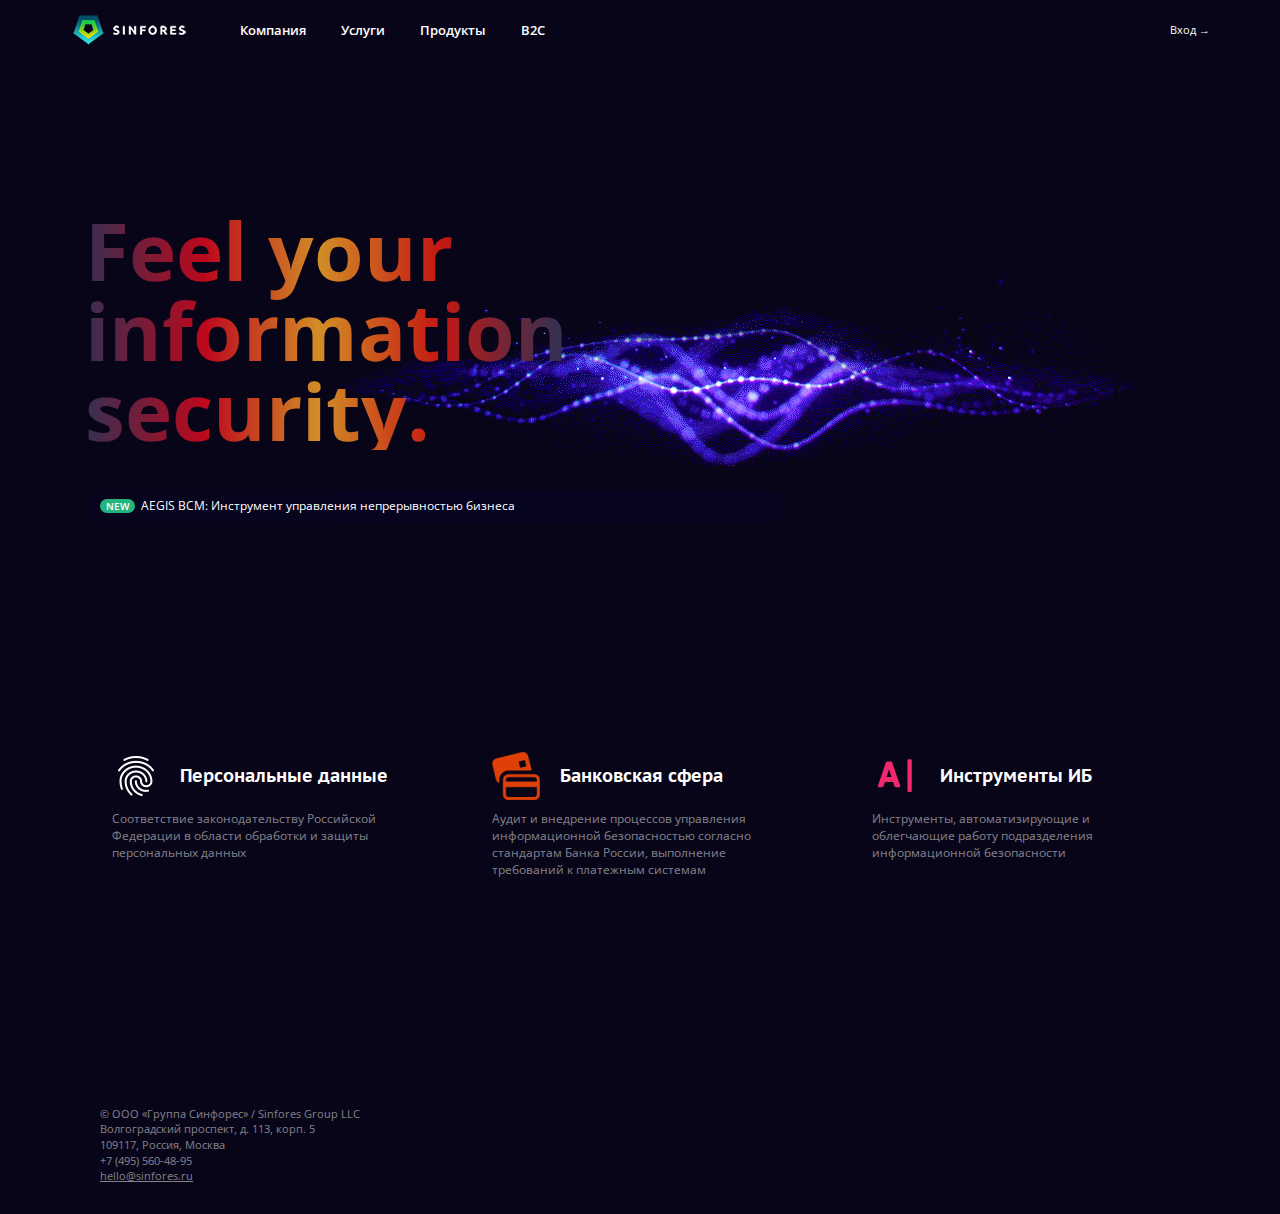
<file: index.html>
<!DOCTYPE html><html lang=ru><head><meta charset=utf-8><meta http-equiv=X-UA-Compatible content="IE=edge"><meta name=viewport content="width=device-width,initial-scale=1"><title>Sinfores</title><link rel=stylesheet href=https://maxcdn.bootstrapcdn.com/bootstrap/3.3.7/css/bootstrap.min.css integrity=sha384-BVYiiSIFeK1dGmJRAkycuHAHRg32OmUcww7on3RYdg4Va+PmSTsz/K68vbdEjh4u crossorigin=anonymous><!--[if lt IE 9]>
      <script src="https://oss.maxcdn.com/html5shiv/3.7.3/html5shiv.min.js"></script>
      <script src="https://oss.maxcdn.com/respond/1.4.2/respond.min.js"></script>
    <![endif]--><link href="https://fonts.googleapis.com/css?family=PT+Sans+Caption:700|Open+Sans:400,600,700&amp;subset=cyrillic" rel=stylesheet><link href=/static/css/app.b5c64dd4b544c448e622ec7fe9658357.css rel=stylesheet></head><body><div id=app></div><script type=text/javascript src=/static/js/manifest.3de581732c00f91921a4.js></script><script type=text/javascript src=/static/js/vendor.3e0987e6dbd554c0e45d.js></script><script type=text/javascript src=/static/js/app.34a594a16526816bce1f.js></script></body></html>
</file>
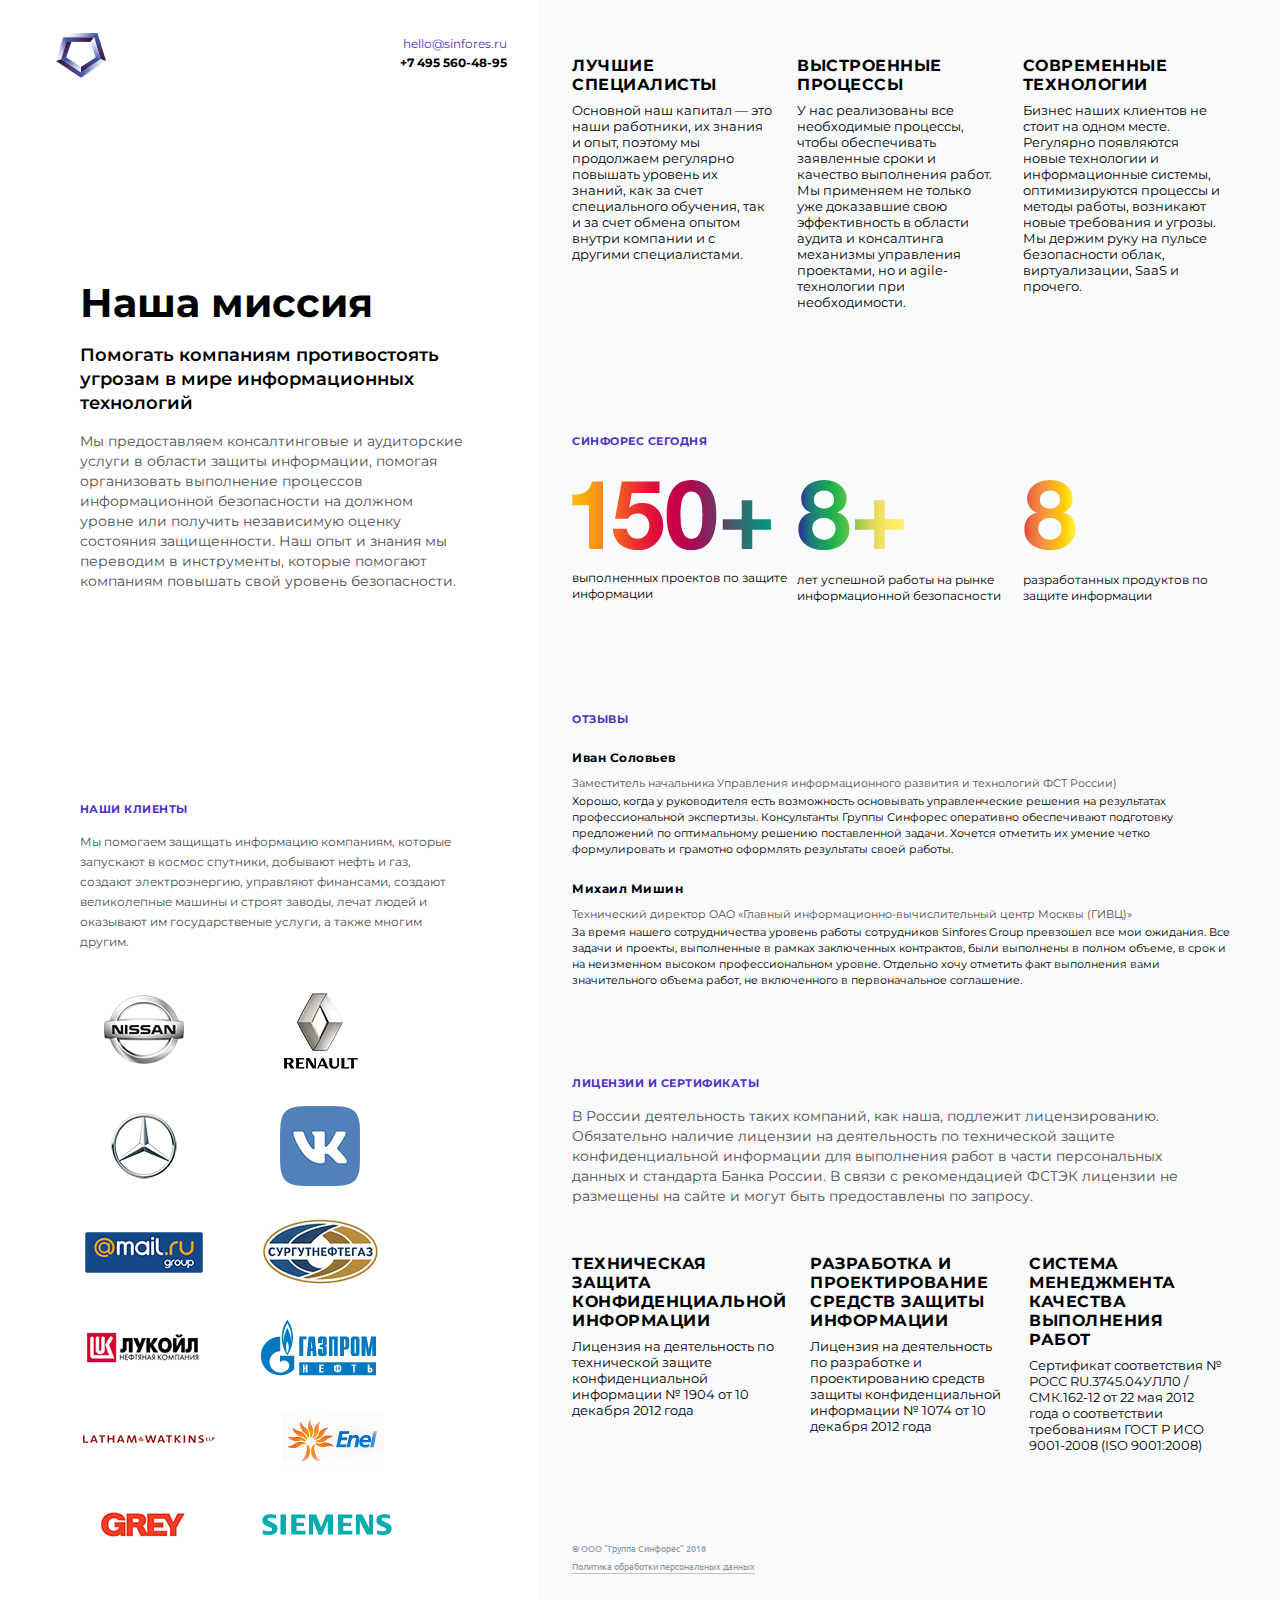
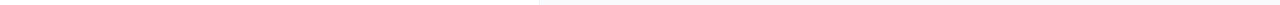
<file: about/index.html>
<!DOCTYPE html>
<html data-n-head="" data-n-head-ssr>
  <head>
    <meta data-n-head="true" charset="utf-8"><meta data-n-head="true" content="width=device-width,initial-scale=1" name="viewport"><meta data-n-head="true" content="2018 Sinfores Group Corporate Site" name="description" data-hid="description"><title data-n-head="true">Sinfores Group</title><link href="/favicon.ico" rel="icon" data-n-head="true" type="image/x-icon"><link href="https://fonts.googleapis.com/css?family=Montserrat:400,600,700|Ubuntu:300,400,700&amp;amp;subset=cyrillic" rel="stylesheet" data-n-head="true"><link href="/_nuxt/manifest.5f2abeaff62df8b42ef7.js" rel="preload" as="script"><link href="/_nuxt/vendor.eadbee1e2a9323c18691.js" rel="preload" as="script"><link href="/_nuxt/app.4389cf3fd618fcc1917e.js" rel="preload" as="script"><link href="/_nuxt/layouts/default.5151a5192f1d0efcf61e.js" rel="preload" as="script"><link href="/_nuxt/pages/about.818e556a1d6d5179cb83.js" rel="preload" as="script"><link href="/_nuxt/pages/index.8eee47e57268c92cc8cb.js" rel="prefetch"><style data-vue-ssr-id="bd1acfc8:0">.nuxt-progress{position:fixed;top:0;left:0;right:0;height:2px;width:0;-webkit-transition:width .2s,opacity .4s;transition:width .2s,opacity .4s;opacity:1;background-color:#efc14e;z-index:999999}</style><style data-vue-ssr-id="9a52b118:0">html{font-family:Montserrat,sans-serif;font-size:16px;-ms-text-size-adjust:100%;-webkit-text-size-adjust:100%;-moz-osx-font-smoothing:grayscale;-webkit-font-smoothing:antialiased}*,:after,:before,html{-webkit-box-sizing:border-box;box-sizing:border-box}*,:after,:before{margin:0}.container{min-height:100vh;-ms-flex-wrap:nowrap;flex-wrap:nowrap}.container,.main{display:-webkit-box;display:-ms-flexbox;display:flex}.main{-webkit-box-flex:0;-ms-flex:0 0 540px;flex:0 0 540px;background-color:#fff;border-right:1px solid #f1f5f8;padding:32px;-webkit-box-orient:vertical;-webkit-box-direction:normal;-ms-flex-direction:column;flex-direction:column;-webkit-box-pack:justify;-ms-flex-pack:justify;justify-content:space-between}.links{-webkit-box-flex:1;-ms-flex-positive:1;flex-grow:1;background-color:#f8fafc}@media (max-width:768px){.container{-ms-flex-wrap:wrap;flex-wrap:wrap}.main{-ms-flex-preferred-size:100%;flex-basis:100%;border-right:none;border-bottom:1px solid #f1f5f8}.main .jumbo,.main .menu,.main .projects{margin-left:0}.main .jumbo{margin-top:64px;text-align:center}.main .projects{margin-top:60px}.main .projects>header{margin-top:48px;margin-bottom:0}.main .projects__list>div{-webkit-box-flex:1;-ms-flex:1 1 100%;flex:1 1 100%;margin-bottom:0;margin-right:0}.main .title{font-size:32px}.main .subtitle{font-size:14px;margin-right:0;line-height:20px}.services__list{-ms-flex-wrap:wrap;flex-wrap:wrap}.services__list .service{-ms-flex-preferred-size:100%;flex-basis:100%}.clients__list>div{margin:0 32px 32px 0!important}}.jumbo{margin-left:10%}.name{font-size:40px;margin-bottom:16px}.name,.title{font-family:Montserrat,sans-serif;display:block;font-weight:700}.title{font-size:36px}.subtitle{font-weight:600;font-size:18px;line-height:24px}.note,.subtitle{margin-top:16px;margin-right:10%}.note{font-size:14px;line-height:20px;color:#4e4e4e}.cta{font-family:Ubuntu,sans-serif;background:#4f31c6;background:-webkit-gradient(left top,right top,color-stop(0,#4f31c6),color-stop(100%,#a90fcf));background:-webkit-gradient(linear,left top,right top,from(#4f31c6),to(#a90fcf));background:linear-gradient(90deg,#4f31c6 0,#a90fcf);padding:16px 32px;border-radius:16px;color:#fff;font-weight:700;text-transform:uppercase;letter-spacing:.5px;font-size:16px;-webkit-box-shadow:0 2px 4px 0 rgba(0,0,0,.1);box-shadow:0 2px 4px 0 rgba(0,0,0,.1);-webkit-transition:all .3s ease;transition:all .3s ease;position:relative;text-decoration:none}.cta:hover{top:-1px;background-color:#805fc4}.projects{margin-left:10%}.projects header{font-family:Montserrat,sans-serif;text-transform:uppercase;font-weight:700;font-size:11px;letter-spacing:.5px;color:#5031c6;margin:16px 0}.projects__list{display:-webkit-box;display:-ms-flexbox;display:flex;-ms-flex-wrap:wrap;flex-wrap:wrap}.projects__list>div{margin-right:32px;margin-bottom:8px;-webkit-box-flex:0;-ms-flex:0 1 40%;flex:0 1 40%}.projects .project{font-family:Ubuntu,sans-serif;padding:8px 8px 8px 0}.projects .project .description{font-size:11px;margin:8px 0}.projects .project .partner{font-size:10px;color:#8795a1}.clients__list{-ms-flex-wrap:wrap;flex-wrap:wrap;-ms-flex-align:center;margin-top:32px}.clients__list,.clients__list>div{display:-webkit-box;display:-ms-flexbox;display:flex;-webkit-box-align:center;align-items:center}.clients__list>div{-ms-flex-preferred-size:30%;flex-basis:30%;margin:0 48px 32px 0;-ms-flex-align:center;-webkit-box-pack:center;-ms-flex-pack:center;justify-content:center}.menu{margin-left:5%;display:-webkit-box;display:-ms-flexbox;display:flex;-webkit-box-pack:justify;-ms-flex-pack:justify;justify-content:space-between}.contacts{font-size:12px}.contacts div{margin:4px 0}.contacts a{text-decoration:none;color:#5031c6}.contacts .phone{font-weight:700}.contacts .email,.contacts .phone{text-align:right}.links{display:-webkit-box;display:-ms-flexbox;display:flex;-webkit-box-align:end;-ms-flex-align:end;align-items:flex-end}.services{padding:32px}.services header{font-family:Montserrat,sans-serif;text-transform:uppercase;font-weight:700;font-size:11px;letter-spacing:.5px;color:#5031c6;margin:16px 0}.services__list{display:-webkit-box;display:-ms-flexbox;display:flex;margin-top:24px;margin-bottom:64px}.services__list>div{-webkit-box-flex:1;-ms-flex:1;flex:1}.services__list--small{margin-top:8px;margin-bottom:8px}.services__list--small .service__header{font-size:12px!important}.services__list--small .service__description{font-size:11px!important}.services .service{padding:24px;margin-right:8px;margin-bottom:8px;border:1px solid #d9d9d9;border-radius:4px}.services .service__header{font-weight:700;font-size:16px;letter-spacing:.5px;margin-bottom:8px}.services .service__description{font-size:13px;line-height:16px}.services .service--borderless{border:none;padding:0;margin-top:8px}.footer{font-size:9px;color:#8795a1;font-family:Ubuntu,sans-serif;margin-top:32px}.footer ul{display:-webkit-box;display:-ms-flexbox;display:flex;list-style-type:none;padding:0;margin:4px 0 0}.footer ul li{margin-right:8px}.footer ul a{text-decoration:none;color:#8795a1;border-bottom:1px solid #b8c2cc}.footer ul a:hover{color:#5031c6;border-bottom:1px solid #5031c6}</style><style data-vue-ssr-id="2fc15fc9:0"></style>
  </head>
  <body data-n-head="">
    <div id="__nuxt" data-server-rendered="true"><div class="nuxt-progress" style="width:0%;height:2px;background-color:#3b8070;opacity:0"></div><div id="__layout"><div><section class="container"><div class="main"><div class="menu"><a href="/" class="nuxt-link-active"><img src="/images/scg-logo__image.gif"></a><div><div class="contacts"><div class="email"><a href="mailto:hello@sinfores.ru">hello@sinfores.ru</a></div><div class="phone">+7 495 560-48-95</div></div></div></div><div class="jumbo"><div class="name">Наша миссия</div><div class="subtitle">Помогать компаниям противостоять угрозам в мире информационных технологий</div><div class="note">Мы предоставляем консалтинговые и аудиторские услуги в области защиты информации, помогая организовать выполнение процессов информационной безопасности на должном уровне или получить независимую оценку состояния защищенности. Наш опыт и знания мы переводим в инструменты, которые помогают компаниям повышать свой уровень безопасности.</div></div><div class="projects"><header>Наши клиенты</header><div class="note" style="font-size:12px">Мы помогаем защищать информацию компаниям, которые запускают в космос спутники, добывают нефть и газ, создают электроэнергию, управляют финансами, создают великолепные машины и строят заводы, лечат людей и оказывают им государственые услуги, а также многим другим.</div><div class="clients__list"><div class="scg-client-logo"><img src="/images/clients/nissan.png" alt="Nissan"></div><div class="scg-client-logo"><img src="/images/clients/renault.png" alt="Renault"></div><div class="scg-client-logo"><img src="/images/clients/mercedes.gif" alt="Mercedes-Benz"></div><div class="scg-client-logo"><img src="/images/clients/vk.png" alt="Vkontakte"></div><div class="scg-client-logo"><img src="/images/clients/mailru.png" alt="MailRu Group"></div><div class="scg-client-logo"><img src="/images/clients/sng.jpg" alt="SurgutNeftegaz"></div><div class="scg-client-logo"><img src="/images/clients/lukoil.gif" alt="LUKOIL"></div><div class="scg-client-logo"><img src="/images/clients/gpn.gif" alt="GazpromNeft"></div><div class="scg-client-logo"><img src="/images/clients/lw.gif" alt="Latham & Watkins"></div><div class="scg-client-logo"><img src="/images/clients/enel.gif" alt="Enel"></div><div class="scg-client-logo"><img src="/images/clients/grey.gif" alt="G2/Grey"></div><div class="scg-client-logo"><img src="/images/clients/siemens.png" alt="Siemens"></div></div></div></div><div class="links"><div class="services"><div class="services__list" style="margin:0"><div class="service service--borderless" style="padding:16px 16px 16px 0"><div class="service__header">ЛУЧШИЕ<br>СПЕЦИАЛИСТЫ</div><div class="service__description">Основной наш капитал — это наши работники, их знания и опыт, поэтому мы продолжаем регулярно повышать уровень их знаний, как за счет специального обучения, так и за счет обмена опытом внутри компании и с другими специалистами.</div></div><div class="service service--borderless" style="padding:16px 16px 16px 0"><div class="service__header">ВЫСТРОЕННЫЕ<br>ПРОЦЕССЫ</div><div class="service__description">У нас реализованы все необходимые процессы, чтобы обеспечивать заявленные сроки и качество выполнения работ. Мы применяем не только уже доказавшие свою эффективность в области аудита и консалтинга механизмы управления проектами, но и agile-технологии при необходимости.</div></div><div class="service service--borderless" style="padding:16px 16px 16px 0"><div class="service__header">СОВРЕМЕННЫЕ<br>ТЕХНОЛОГИИ</div><div class="service__description">Бизнес наших клиентов не стоит на одном месте. Регулярно появляются новые технологии и информационные системы, оптимизируются процессы и методы работы, возникают новые требования и угрозы. Мы держим руку на пульсе безопасности облак, виртуализации, SaaS и прочего.</div></div></div><header style="margin-top:100px">Синфорес сегодня</header><div class="services__list"><div class="service service--borderless"><img src="/images/150.png"><div class="service__description" style="margin-top:16px;font-size:12px">выполненных проектов по защите информации</div></div><div class="service service--borderless"><img src="/images/8plus.png"><div class="service__description" style="margin-top:16px;font-size:12px">лет успешной работы на рынке информационной безопасности</div></div><div class="service service--borderless"><img src="/images/8.png"><div class="service__description" style="margin-top:16px;font-size:12px">разработанных продуктов по защите информации</div></div></div><header style="margin-top:100px">Отзывы</header><div class="services__list services__list--small"><div class="service service--borderless"><div class="service__header">Иван Соловьев</div><div class="note" style="font-size:11px;margin-top:0">Заместитель начальника Управления информационного развития и технологий ФСТ России)</div><div class="service__description">Хорошо, когда у руководителя есть возможность основывать управленческие решения на результатах профессиональной экспертизы. Консультанты Группы Синфорес оперативно обеспечивают подготовку предложений по оптимальному решению поставленной задачи. Хочется отметить их умение четко формулировать и грамотно оформлять результаты своей работы.</div></div></div><div class="services__list services__list--small"><div class="service service--borderless"><div class="service__header">Михаил Мишин</div><div class="note" style="font-size:11px;margin-top:0">Технический директор ОАО «Главный информационно-вычислительный центр Москвы (ГИВЦ)»</div><div class="service__description">За время нашего сотрудничества уровень работы сотрудников Sinfores Group превзошел все мои ожидания. Все задачи и проекты, выполненные в рамках заключенных контрактов, были выполнены в полном объеме, в срок и на неизменном высоком профессиональном уровне. Отдельно хочу отметить факт выполнения вами значительного объема работ, не включенного в первоначальное соглашение.</div></div></div><header style="margin-top:80px">Лицензии и сертификаты</header><div class="note">В России деятельность таких компаний, как наша, подлежит лицензированию. Обязательно наличие лицензии на деятельность по технической защите конфиденциальной информации для выполнения работ в части персональных данных и стандарта Банка России. В связи с рекомендацией ФСТЭК лицензии не размещены на сайте и могут быть предоставлены по запросу.</div><div class="services__list"><div class="service service--borderless" style="padding:16px 16px 16px 0"><div class="service__header">ТЕХНИЧЕСКАЯ ЗАЩИТА КОНФИДЕНЦИАЛЬНОЙ ИНФОРМАЦИИ</div><div class="service__description">Лицензия на деятельность по технической защите конфиденциальной информации № 1904 от 10 декабря 2012 года</div></div><div class="service service--borderless" style="padding:16px 16px 16px 0"><div class="service__header">РАЗРАБОТКА И ПРОЕКТИРОВАНИЕ СРЕДСТВ ЗАЩИТЫ ИНФОРМАЦИИ</div><div class="service__description">Лицензия на деятельность по разработке и проектированию средств защиты конфиденциальной информации № 1074 от 10 декабря 2012 года</div></div><div class="service service--borderless" style="padding:16px 16px 16px 0"><div class="service__header">СИСТЕМА МЕНЕДЖМЕНТА КАЧЕСТВА ВЫПОЛНЕНИЯ РАБОТ</div><div class="service__description">Сертификат соответствия № РОСС RU.3745.04УЛЛ0 / СМК.162-12 от 22 мая 2012 года о соответствии требованиям ГОСТ Р ИСО 9001-2008 (ISO 9001:2008)</div></div></div><div class="footer"><div>© ООО "Группа Синфорес" 2018</div><ul><li><a href="#">Политика обработки персональных данных</a></ul></div></div></div></section></div></div></div><script type="text/javascript">window.__NUXT__={layout:"default",data:[{}],error:null,serverRendered:!0}</script><script defer src="/_nuxt/manifest.5f2abeaff62df8b42ef7.js"></script><script defer src="/_nuxt/layouts/default.5151a5192f1d0efcf61e.js"></script><script defer src="/_nuxt/pages/about.818e556a1d6d5179cb83.js"></script><script defer src="/_nuxt/vendor.eadbee1e2a9323c18691.js"></script><script defer src="/_nuxt/app.4389cf3fd618fcc1917e.js"></script>
</file>
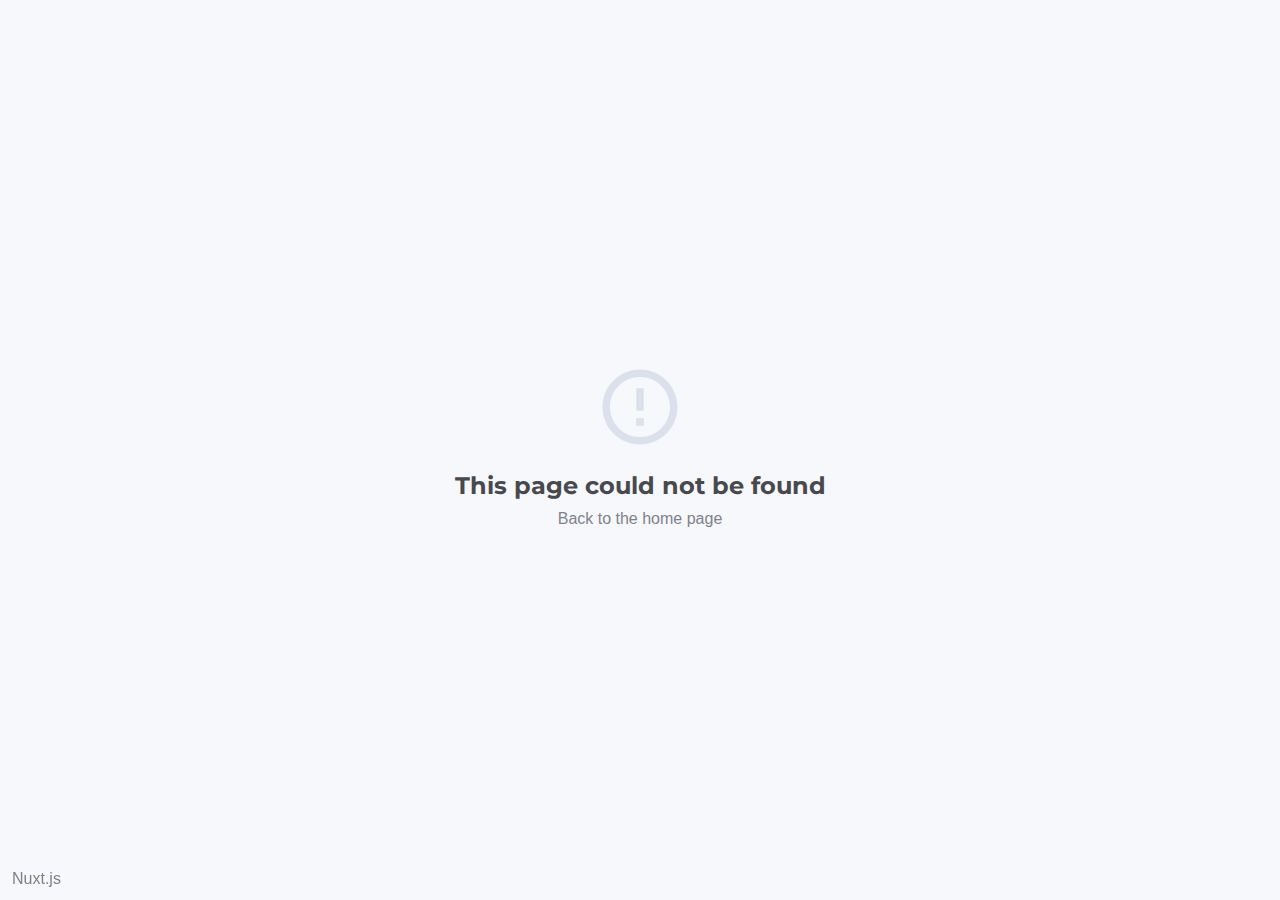
<file: 200.html>
<!DOCTYPE html>
<html data-n-head="">
  <head>
    <meta data-n-head="true" charset="utf-8"/><meta data-n-head="true" name="viewport" content="width=device-width, initial-scale=1"/><meta data-n-head="true" data-hid="description" name="description" content="2018 Sinfores Group Corporate Site"/><title data-n-head="true">Sinfores Group</title><link data-n-head="true" rel="icon" type="image/x-icon" href="/favicon.ico"/><link data-n-head="true" rel="stylesheet" href="https://fonts.googleapis.com/css?family=Montserrat:400,600,700|Ubuntu:300,400,700&amp;amp;subset=cyrillic"/><link rel="preload" href="/_nuxt/manifest.da79074530f719f35b4d.js" as="script" /><link rel="preload" href="/_nuxt/vendor.eadbee1e2a9323c18691.js" as="script" /><link rel="preload" href="/_nuxt/app.4389cf3fd618fcc1917e.js" as="script" /><link rel="prefetch" href="/_nuxt/pages/index.d968764c01a033190a2b.js" /><link rel="prefetch" href="/_nuxt/pages/about.818e556a1d6d5179cb83.js" /><link rel="prefetch" href="/_nuxt/layouts/default.1f5b763006c1d6fd18fd.js" />
  </head>
  <body data-n-head="">
    <div id="__nuxt"><style>body, html, #__nuxt {  background-color: white;  width: 100%;  height: 100%;  display: flex;  justify-content: center;  align-items: center;  margin: 0;  padding: 0;}.spinner {  width: 40px;  height: 40px;  margin: 100px auto;  background-color: #dbe1ec;  border-radius: 100%;  -webkit-animation: sk-scaleout 1.0s infinite ease-in-out;  animation: sk-scaleout 1.0s infinite ease-in-out;}@-webkit-keyframes sk-scaleout {  0% { -webkit-transform: scale(0) }  100% {    -webkit-transform: scale(1.0);    opacity: 0;  }}@keyframes sk-scaleout {  0% {    -webkit-transform: scale(0);    transform: scale(0);  } 100% {    -webkit-transform: scale(1.0);    transform: scale(1.0);    opacity: 0;  }}</style><div class="spinner">  <div class="double-bounce1"></div>  <div class="double-bounce2"></div></div><!-- http://tobiasahlin.com/spinkit --></div>
  <script type="text/javascript" src="/_nuxt/manifest.da79074530f719f35b4d.js"></script><script type="text/javascript" src="/_nuxt/vendor.eadbee1e2a9323c18691.js"></script><script type="text/javascript" src="/_nuxt/app.4389cf3fd618fcc1917e.js"></script></body>
</html>
</file>
